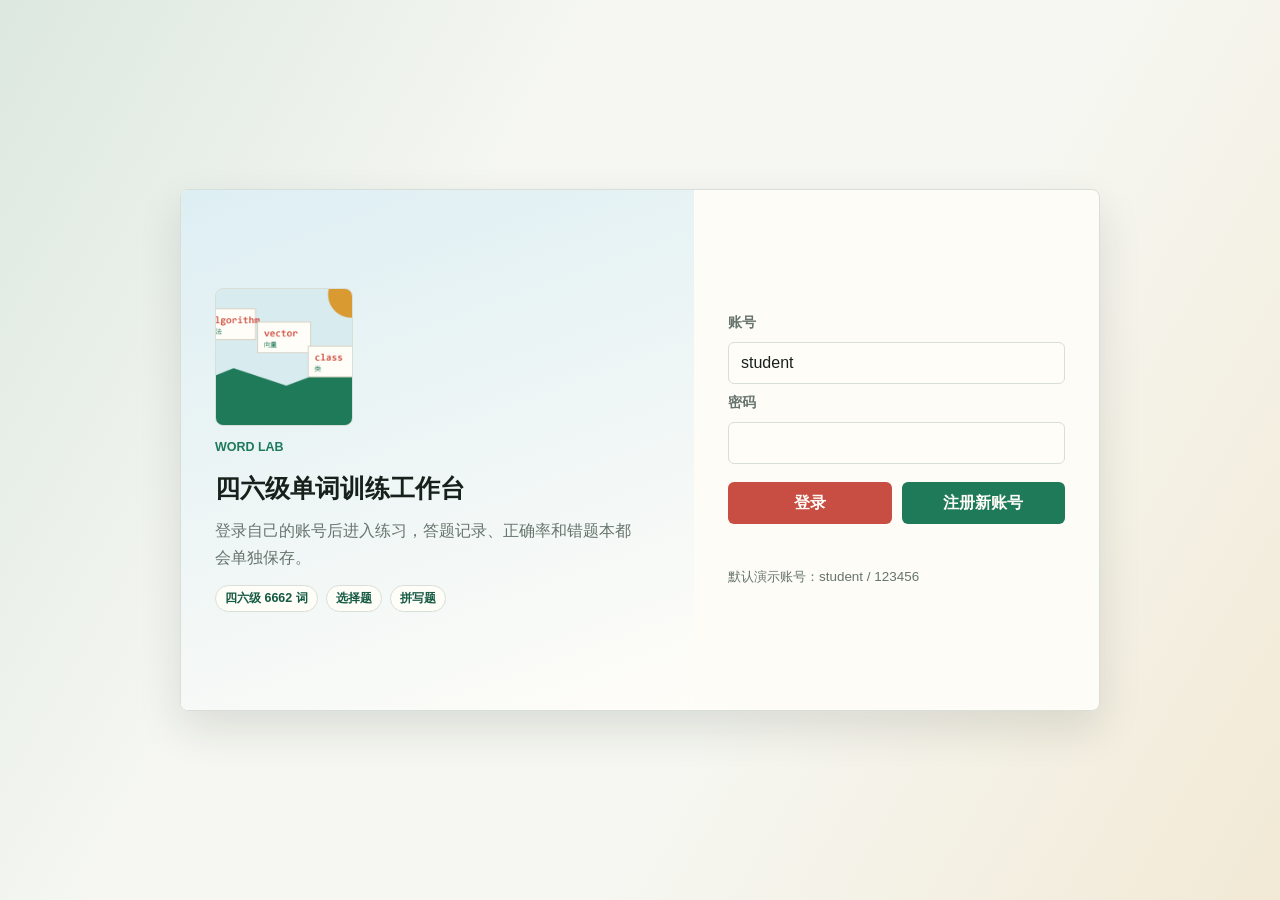
<file: index.html>
<!doctype html>
<html lang="zh-CN">
  <head>
    <meta charset="UTF-8" />
    <meta name="viewport" content="width=device-width, initial-scale=1.0" />
    <title>四六级单词训练工作台</title>
    <link rel="icon" href="assets/study-board.png" />
    <link rel="stylesheet" href="styles.css?v=20260619d" />
  </head>
  <body>
    <section class="auth-screen" id="authScreen" aria-label="账号登录">
      <div class="auth-card">
        <div class="auth-intro">
          <img class="auth-art" src="assets/study-board.png" alt="单词学习卡片" />
          <p class="eyebrow">Word Lab</p>
          <h1>四六级单词训练工作台</h1>
          <p class="auth-copy">登录自己的账号后进入练习，答题记录、正确率和错题本都会单独保存。</p>
          <div class="auth-facts">
            <span id="authWordCount">四六级词库</span>
            <span>选择题</span>
            <span>拼写题</span>
          </div>
        </div>

        <form class="auth-form" id="authForm">
          <label for="loginUsername">账号</label>
          <input id="loginUsername" name="username" maxlength="24" autocomplete="username" />

          <label for="loginPassword">密码</label>
          <input id="loginPassword" name="password" type="password" maxlength="32" autocomplete="current-password" />

          <div class="auth-actions">
            <button class="primary-button" type="submit" data-auth-action="login">登录</button>
            <button class="secondary-button" type="submit" data-auth-action="register">注册新账号</button>
          </div>

          <p class="auth-message" id="authMessage" aria-live="polite"></p>
          <p class="auth-tip">默认演示账号：student / 123456</p>
        </form>
      </div>
    </section>

    <div class="app-shell hidden" id="appShell">
      <aside class="side-panel" aria-label="学习概览">
        <div class="brand">
          <img class="brand-art" src="assets/study-board.png" alt="单词学习卡片" />
          <div>
            <p class="eyebrow">Word Lab</p>
            <h1>四六级单词训练工作台</h1>
          </div>
        </div>

        <section class="account-card" aria-label="当前账号">
          <div>
            <small>当前账号</small>
            <strong id="currentUser">student</strong>
          </div>
          <button class="ghost-button" id="logoutBtn" type="button">退出</button>
        </section>

        <section class="companion-card" aria-label="伴学桌宠">
          <div class="pet-avatar" id="petAvatar" aria-hidden="true">
            <img class="pet-shadow" id="petShadow" src="assets/aimee_pet_shadow.png" alt="" />
            <img class="pet-sprite" id="petSprite" src="assets/aimee_pet_hd.png" alt="" />
          </div>
          <div class="pet-copy">
            <small>伴学桌宠</small>
            <strong id="petMoodText">沉睡中</strong>
            <p id="petBubbleText">查词和答题都会叫醒我。</p>
          </div>
          <div class="companion-actions">
            <button class="ghost-button" id="petReminderBtn" type="button">提醒复习</button>
            <button class="ghost-button" id="petStyleBtn" type="button">换外观</button>
            <button class="ghost-button" id="petAiSettingsBtn" type="button">AI设置</button>
          </div>
        </section>

        <nav class="app-nav" aria-label="功能页面">
          <a class="nav-link active" href="#practice" data-page="practice" aria-current="page">练习</a>
          <a class="nav-link" href="#search" data-page="search">查词</a>
          <a class="nav-link" href="#add" data-page="add">添加单词</a>
          <a class="nav-link" href="#words" data-page="words">词库</a>
          <a class="nav-link" href="#stats" data-page="stats">统计与错题</a>
        </nav>

        <section class="panel-block" aria-label="词库筛选">
          <div class="section-title">
            <h2>词库范围</h2>
            <span id="levelBadge">全部</span>
          </div>
          <div class="level-tabs" role="tablist" aria-label="词库范围">
            <button class="level-btn active" type="button" data-level="all">全部</button>
            <button class="level-btn" type="button" data-level="CET4">四级</button>
            <button class="level-btn" type="button" data-level="CET6">六级</button>
            <button class="level-btn" type="button" data-level="custom">自定义</button>
          </div>
        </section>

        <section class="panel-block goal-card" aria-label="今日目标">
          <div class="section-title">
            <h2>今日目标</h2>
            <span id="goalText">0 / 30</span>
          </div>
          <input id="dailyGoalInput" type="number" min="5" max="200" step="5" value="30" aria-label="今日目标题数" />
          <div class="goal-meter" aria-hidden="true">
            <span id="goalProgress"></span>
          </div>
        </section>
      </aside>

      <main class="workspace">
        <header class="workspace-hero">
          <p class="eyebrow" id="pageEyebrow">Practice</p>
          <h2 id="pageTitle">练习</h2>
          <p id="pageDescription">选择题、拼写题和混合练习都在这个页面完成。</p>
        </header>

        <section class="practice-panel app-page active" data-page="practice" aria-label="练习区">
          <div class="toolbar">
            <div class="segmented" role="tablist" aria-label="练习模式">
              <button class="mode-btn active" type="button" data-mode="choice">选择题</button>
              <button class="mode-btn" type="button" data-mode="spelling">拼写题</button>
              <button class="mode-btn" type="button" data-mode="mixed">混合</button>
            </div>
            <div class="practice-actions">
              <button class="ghost-button" id="speakBtn" type="button">朗读</button>
              <button class="ghost-button" id="markReviewBtn" type="button">加入复习</button>
              <button class="primary-button" id="nextBtn" type="button">下一题</button>
            </div>
          </div>

          <section class="study-plan" aria-label="学习规划">
            <div class="plan-main">
              <small>学习规划</small>
              <strong id="planHeadline">先完成今日目标，再补查词计划。</strong>
              <p id="planDetail">系统会根据到期复习、查过的词、错题和今日目标自动推荐练习顺序。</p>
            </div>
            <div class="plan-metrics" aria-label="规划数据">
              <div>
                <span id="planDueCount">0</span>
                <small>到期</small>
              </div>
              <div>
                <span id="planLookupCount">0</span>
                <small>查词</small>
              </div>
              <div>
                <span id="planWrongCount">0</span>
                <small>错题</small>
              </div>
              <div>
                <span id="planNewCount">30</span>
                <small>还差</small>
              </div>
            </div>
            <div class="plan-actions">
              <button class="ghost-button" id="planDueBtn" type="button">练到期词</button>
              <button class="ghost-button" id="planLookupBtn" type="button">练查词计划</button>
              <button class="ghost-button" id="planWrongBtn" type="button">练错题</button>
            </div>
          </section>

          <div class="question-stage" id="questionStage">
            <p class="question-type" id="questionType">选择题</p>
            <h2 id="questionText">abandon</h2>
            <p class="question-hint" id="questionHint">选择这个单词的中文意思</p>
            <p class="question-meta" id="questionMeta"></p>
            <div class="answer-area" id="answerArea"></div>
            <div class="result-line" id="resultLine" aria-live="polite"></div>
          </div>
        </section>

        <section class="tool-panel app-page" data-page="search" aria-label="查词">
          <div class="section-title">
            <h2>查词</h2>
            <span id="searchBadge">支持英文和中文</span>
          </div>
          <form id="searchForm" class="search-form">
            <input id="searchInput" placeholder="输入英文单词或中文释义" autocomplete="off" />
            <button class="secondary-button" type="submit">查询</button>
          </form>
          <div class="plan-strip" aria-label="查词规划">
            <div>
              <strong id="lookupPlanCount">0</strong>
              <small>查词计划</small>
            </div>
            <button class="ghost-button" id="practiceLookupBtn" type="button">练查过的词</button>
          </div>
          <div class="search-result" id="searchResult"></div>
        </section>

        <section class="tool-panel app-page" data-page="add" aria-label="添加单词">
          <div class="section-title">
            <h2>添加单词</h2>
            <span id="saveState">自动保存</span>
          </div>
          <form id="addWordForm" class="add-form">
            <input id="newWord" placeholder="英文" autocomplete="off" />
            <input id="newMeaning" placeholder="中文意思" autocomplete="off" />
            <input id="newExample" placeholder="短语或例句，可不填" autocomplete="off" />
            <button class="secondary-button" type="submit">加入自定义词库</button>
          </form>
        </section>

        <section class="word-panel app-page" data-page="words" aria-label="词库列表">
          <div class="section-title">
            <h2>词库</h2>
            <button class="ghost-button" id="clearCustomBtn" type="button">清空自定义</button>
          </div>
          <p class="word-list-info" id="wordListInfo"></p>
          <div class="word-list" id="wordList"></div>
        </section>

        <section class="stats-page app-page" data-page="stats" aria-label="统计与错题">
          <div class="stats-grid" aria-label="学习统计">
            <div>
              <span id="totalAnswered">0</span>
              <small>答题</small>
            </div>
            <div>
              <span id="accuracy">0%</span>
              <small>正确率</small>
            </div>
            <div>
              <span id="wrongCount">0</span>
              <small>错题</small>
            </div>
            <div>
              <span id="wordCount">0</span>
              <small>当前词库</small>
            </div>
          </div>

          <section class="panel-block">
            <div class="section-title">
              <h2>今日报告</h2>
              <span id="todayLabel"></span>
            </div>
            <div class="report-grid">
              <div>
                <span id="todayAnswered">0</span>
                <small>今日答题</small>
              </div>
              <div>
                <span id="todayAccuracy">0%</span>
                <small>今日正确率</small>
              </div>
              <div>
                <span id="dueReviewCount">0</span>
                <small>待复习</small>
              </div>
              <div>
                <span id="markedReviewCount">0</span>
                <small>手动加入</small>
              </div>
              <div>
                <span id="lookupCount">0</span>
                <small>查词计划</small>
              </div>
            </div>
          </section>

          <section class="panel-block">
            <div class="section-title">
              <h2>错题排行</h2>
              <div class="section-actions">
                <button class="ghost-button" id="reviewDueBtn" type="button">到期复习</button>
                <button class="ghost-button" id="reviewWrongBtn" type="button">错题练习</button>
                <button class="ghost-button" id="reviewLookupBtn" type="button">查词计划</button>
              </div>
            </div>
            <div class="wrong-list" id="wrongList"></div>
          </section>
        </section>
      </main>
    </div>

    <div class="floating-pet hidden" id="floatingPet" role="button" tabindex="0" aria-label="伴学桌宠">
      <div class="floating-pet-bubble" id="floatingPetBubble">查词和答题都会叫醒我。</div>
      <div class="floating-pet-stage" id="floatingPetStage" aria-hidden="true">
        <img class="floating-pet-shadow" id="floatingPetShadow" src="assets/aimee_pet_shadow.png" alt="" />
        <img class="floating-pet-sprite" id="floatingPetSprite" src="assets/aimee_pet_hd.png" alt="" />
      </div>
    </div>

    <div class="modal-backdrop hidden" id="aiSettingsModal" role="dialog" aria-modal="true" aria-labelledby="aiSettingsTitle">
      <form class="settings-modal" id="aiSettingsForm">
        <div class="section-title">
          <h2 id="aiSettingsTitle">网页宠 AI 闲聊</h2>
          <button class="ghost-button icon-close" id="aiSettingsCloseBtn" type="button" aria-label="关闭">×</button>
        </div>
        <label class="toggle-row">
          <input id="aiEnabled" type="checkbox" />
          <span>开启网页宠独立 AI 闲聊</span>
        </label>
        <label for="aiEndpoint">API Endpoint</label>
        <input id="aiEndpoint" autocomplete="off" placeholder="https://api.deepseek.com/v1/chat/completions" />
        <label for="aiModel">Model</label>
        <input id="aiModel" autocomplete="off" placeholder="deepseek-chat" />
        <label for="aiApiKey">API Key</label>
        <input id="aiApiKey" type="password" autocomplete="off" placeholder="只保存在本机浏览器" />
        <p class="settings-hint" id="aiSettingsHint">开启后，网页宠会根据当前页面、题目和学习计划随机说话。</p>
        <div class="settings-actions">
          <button class="secondary-button" id="aiTestBtn" type="button">测试</button>
          <button class="primary-button" type="submit">保存</button>
        </div>
      </form>
    </div>

    <script src="data/cet-vocab.js"></script>
    <script src="app.js?v=20260619d"></script>
  </body>
</html>
</file>
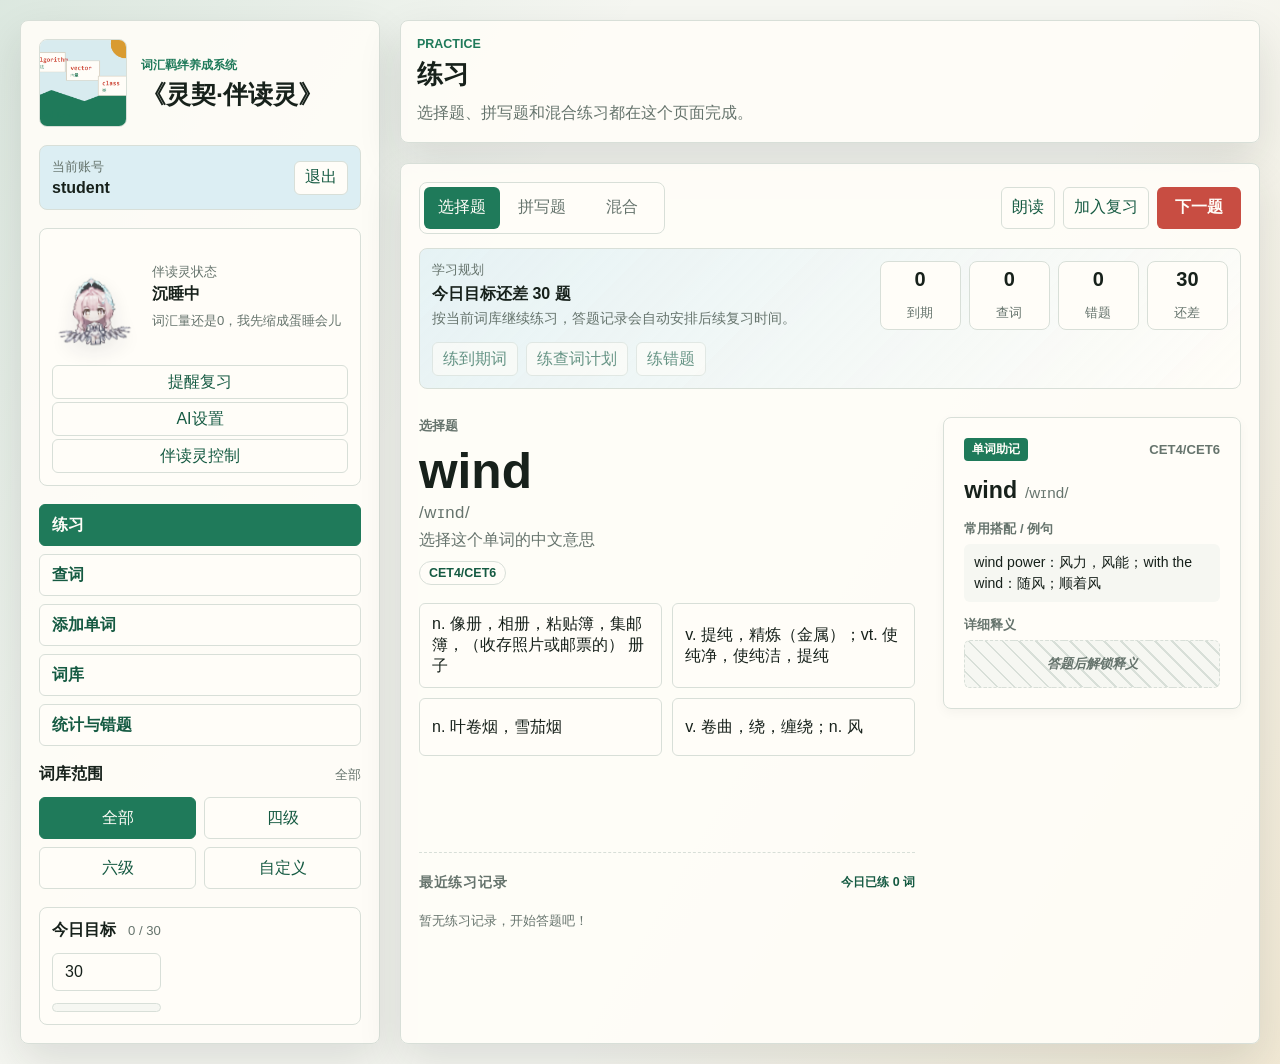
<file: web/index.html>
<!doctype html>
<html lang="zh-CN">
  <head>
    <meta charset="UTF-8" />
    <meta name="viewport" content="width=device-width, initial-scale=1.0" />
    <title>《灵契·伴读灵》--词汇羁绊养成系统</title>
    <link rel="icon" href="assets/study-board.png" />
    <link rel="stylesheet" href="styles.css?v=20260620_cache_bust_b" />
  </head>
  <body>
    <section class="auth-screen" id="authScreen" aria-label="账号登录">
      <div class="auth-card">
        <div class="auth-intro">
          <img class="auth-art" src="assets/study-board.png" alt="单词学习卡片" />
          <p class="eyebrow">C++ Word Trainer</p>
          <h1>《灵契·伴读灵》--词汇羁绊养成系统</h1>
          <p class="auth-copy">登录自己的账号后进入练习，答题记录、正确率和错题本都会单独保存，并同步给桌面伴读灵。</p>
          <div class="auth-facts">
            <span id="authWordCount">四六级词库</span>
            <span>选择题</span>
            <span>拼写题</span>
          </div>
        </div>

        <form class="auth-form" id="authForm">
          <label for="loginUsername">账号</label>
          <input id="loginUsername" name="username" maxlength="24" autocomplete="username" />

          <label for="loginPassword">密码</label>
          <input id="loginPassword" name="password" type="password" maxlength="32" autocomplete="current-password" />

          <div class="auth-actions">
            <button class="primary-button" type="submit" data-auth-action="login">登录</button>
            <button class="secondary-button" type="submit" data-auth-action="register">注册新账号</button>
          </div>

          <p class="auth-message" id="authMessage" aria-live="polite"></p>
          <p class="auth-tip">默认演示账号：student / 123456</p>
        </form>
      </div>
    </section>

    <div class="app-shell hidden" id="appShell">
      <aside class="side-panel" aria-label="学习概览">
        <div class="brand">
          <img class="brand-art" src="assets/study-board.png" alt="单词学习卡片" />
          <div>
            <p class="eyebrow">词汇羁绊养成系统</p>
            <h1>《灵契·伴读灵》</h1>
          </div>
        </div>

        <section class="account-card" aria-label="当前账号">
          <div>
            <small>当前账号</small>
            <strong id="currentUser">student</strong>
          </div>
          <button class="ghost-button" id="logoutBtn" type="button">退出</button>
        </section>

        <section class="companion-card" aria-label="伴读灵状态">
          <div class="pet-avatar" id="petAvatar">
            <img src="assets/aimee_pet_hd.png" alt="Pet Avatar" id="petSprite" class="pet-sprite" />
          </div>
          <div class="pet-copy">
            <small>伴读灵状态</small>
            <strong id="petMoodText">内置连接中</strong>
            <p id="petBubbleText">学习动作会同步给桌面伴读灵。</p>
          </div>
          <div class="companion-actions">
            <button class="ghost-button" id="petReminderBtn" type="button">提醒复习</button>
            <button class="ghost-button" id="petAiSettingsBtn" type="button">AI设置</button>
            <button class="ghost-button" id="petControlBtn" type="button">伴读灵控制</button>
          </div>
        </section>

        <nav class="app-nav" aria-label="功能页面">
          <a class="nav-link active" href="#practice" data-page="practice" aria-current="page">练习</a>
          <a class="nav-link" href="#search" data-page="search">查词</a>
          <a class="nav-link" href="#add" data-page="add">添加单词</a>
          <a class="nav-link" href="#words" data-page="words">词库</a>
          <a class="nav-link" href="#stats" data-page="stats">统计与错题</a>
        </nav>

        <section class="panel-block" aria-label="词库筛选">
          <div class="section-title">
            <h2>词库范围</h2>
            <span id="levelBadge">全部</span>
          </div>
          <div class="level-tabs" role="tablist" aria-label="词库范围">
            <button class="level-btn active" type="button" data-level="all">全部</button>
            <button class="level-btn" type="button" data-level="CET4">四级</button>
            <button class="level-btn" type="button" data-level="CET6">六级</button>
            <button class="level-btn" type="button" data-level="custom">自定义</button>
          </div>
        </section>

        <section class="panel-block goal-card" aria-label="今日目标">
          <div class="section-title">
            <h2>今日目标</h2>
            <span id="goalText">0 / 30</span>
          </div>
          <input id="dailyGoalInput" type="number" min="5" max="200" step="5" value="30" aria-label="今日目标题数" />
          <div class="goal-meter" aria-hidden="true">
            <span id="goalProgress"></span>
          </div>
        </section>
      </aside>

      <main class="workspace">
        <header class="workspace-hero">
          <p class="eyebrow" id="pageEyebrow">Practice</p>
          <h2 id="pageTitle">练习</h2>
          <p id="pageDescription">选择题、拼写题和混合练习都在这个页面完成。</p>
        </header>

        <section class="practice-panel app-page active" data-page="practice" aria-label="练习区">
          <div class="toolbar">
            <div class="segmented" role="tablist" aria-label="练习模式">
              <button class="mode-btn active" type="button" data-mode="choice">选择题</button>
              <button class="mode-btn" type="button" data-mode="spelling">拼写题</button>
              <button class="mode-btn" type="button" data-mode="mixed">混合</button>
            </div>
            <div class="practice-actions">
              <button class="ghost-button" id="speakBtn" type="button">朗读</button>
              <button class="ghost-button" id="markReviewBtn" type="button">加入复习</button>
              <button class="primary-button" id="nextBtn" type="button">下一题</button>
            </div>
          </div>

          <section class="study-plan" aria-label="学习规划">
            <div class="plan-main">
              <small>学习规划</small>
              <strong id="planHeadline">先完成今日目标，再补查词计划。</strong>
              <p id="planDetail">系统会根据到期复习、查过的词、错题和今日目标自动推荐练习顺序。</p>
            </div>
            <div class="plan-metrics" aria-label="规划数据">
              <div>
                <span id="planDueCount">0</span>
                <small>到期</small>
              </div>
              <div>
                <span id="planLookupCount">0</span>
                <small>查词</small>
              </div>
              <div>
                <span id="planWrongCount">0</span>
                <small>错题</small>
              </div>
              <div>
                <span id="planNewCount">30</span>
                <small>还差</small>
              </div>
            </div>
            <div class="plan-actions">
              <button class="ghost-button" id="planDueBtn" type="button">练到期词</button>
              <button class="ghost-button" id="planLookupBtn" type="button">练查词计划</button>
              <button class="ghost-button" id="planWrongBtn" type="button">练错题</button>
            </div>
          </section>

          <div class="question-stage" id="questionStage">
            <div class="question-main">
              <p class="question-type" id="questionType">选择题</p>
              <h2 id="questionText">abandon</h2>
              <p class="question-phonetic" id="questionPhonetic"></p>
              <p class="question-hint" id="questionHint">选择这个单词的中文意思</p>
              <p class="question-meta" id="questionMeta"></p>
              <div class="answer-area" id="answerArea"></div>
              <div class="result-line" id="resultLine" aria-live="polite"></div>
            </div>

            <div class="question-sidebar" id="questionSidebar">
              <div class="tip-card">
                <div class="tip-card-header">
                  <span class="tip-badge">单词助记</span>
                  <span class="tip-word-level" id="tipWordLevel">CET4</span>
                </div>
                <h3 class="tip-word-spelling">
                  <span id="tipWordSpelling">abandon</span>
                  <span class="tip-word-phonetic" id="tipWordPhonetic"></span>
                </h3>
                
                <div class="tip-content">
                  <div class="tip-section">
                    <h4>常用搭配 / 例句</h4>
                    <p class="tip-text" id="tipWordExample">暂无常用搭配</p>
                  </div>
                  <div class="tip-section">
                    <h4>详细释义</h4>
                    <p class="tip-text locked" id="tipWordMeaning">答题后解锁释义</p>
                  </div>
                </div>
              </div>
          </div>

          <div class="recent-practice" id="recentPracticeSection">
            <div class="section-title">
              <h3>最近练习记录</h3>
              <span id="recentCountBadge">今日已练 0 词</span>
            </div>
            <div class="recent-list" id="recentPracticeList">
              <p class="empty-hint">暂无练习记录，开始答题吧！</p>
            </div>
          </div>
        </section>

        <section class="tool-panel app-page" data-page="search" aria-label="查词">
          <div class="section-title">
            <h2>查词</h2>
            <span id="searchBadge">支持英文和中文</span>
          </div>
          <form id="searchForm" class="search-form">
            <input id="searchInput" placeholder="输入英文单词或中文释义" autocomplete="off" />
            <button class="secondary-button" type="submit">查询</button>
          </form>
          <div class="plan-strip" aria-label="查词规划">
            <div>
              <strong id="lookupPlanCount">0</strong>
              <small>查词计划</small>
            </div>
            <button class="ghost-button" id="practiceLookupBtn" type="button">练查过的词</button>
          </div>
          <div class="search-result" id="searchResult"></div>
        </section>

        <section class="tool-panel app-page" data-page="add" aria-label="添加单词">
          <div class="section-title">
            <h2>添加单词</h2>
            <span id="saveState">自动保存</span>
          </div>
          <form id="addWordForm" class="add-form">
            <input id="newWord" placeholder="英文" autocomplete="off" />
            <input id="newMeaning" placeholder="中文意思" autocomplete="off" />
            <input id="newExample" placeholder="短语或例句，可不填" autocomplete="off" />
            <button class="secondary-button" type="submit">加入自定义词库</button>
          </form>
        </section>

        <section class="word-panel app-page" data-page="words" aria-label="词库列表">
          <div class="section-title">
            <h2>词库</h2>
            <button class="ghost-button" id="clearCustomBtn" type="button">清空自定义</button>
          </div>
          <p class="word-list-info" id="wordListInfo"></p>
          <div class="word-list" id="wordList"></div>
        </section>

        <section class="stats-page app-page" data-page="stats" aria-label="统计与错题">
          <div class="stats-grid" aria-label="学习统计">
            <div>
              <span id="totalAnswered">0</span>
              <small>答题</small>
            </div>
            <div>
              <span id="accuracy">0%</span>
              <small>正确率</small>
            </div>
            <div>
              <span id="wrongCount">0</span>
              <small>错题</small>
            </div>
            <div>
              <span id="wordCount">0</span>
              <small>当前词库</small>
            </div>
          </div>

          <section class="panel-block">
            <div class="section-title">
              <h2>今日报告</h2>
              <span id="todayLabel"></span>
            </div>
            <div class="report-grid">
              <div>
                <span id="todayAnswered">0</span>
                <small>今日答题</small>
              </div>
              <div>
                <span id="todayAccuracy">0%</span>
                <small>今日正确率</small>
              </div>
              <div>
                <span id="dueReviewCount">0</span>
                <small>待复习</small>
              </div>
              <div>
                <span id="markedReviewCount">0</span>
                <small>手动加入</small>
              </div>
              <div>
                <span id="lookupCount">0</span>
                <small>查词计划</small>
              </div>
            </div>
          </section>

          <section class="panel-block">
            <div class="section-title">
              <h2>错题排行</h2>
              <div class="section-actions">
                <button class="ghost-button" id="reviewDueBtn" type="button">到期复习</button>
                <button class="ghost-button" id="reviewWrongBtn" type="button">错题练习</button>
                <button class="ghost-button" id="reviewLookupBtn" type="button">查词计划</button>
              </div>
            </div>
            <div class="wrong-list" id="wrongList"></div>
          </section>
        </section>
      </main>
    </div>

    <div class="modal-backdrop hidden" id="aiSettingsModal" role="dialog" aria-modal="true" aria-labelledby="aiSettingsTitle">
      <form class="settings-modal" id="aiSettingsForm">
        <div class="section-title">
          <h2 id="aiSettingsTitle">AI 学习提示</h2>
          <button class="ghost-button icon-close" id="aiSettingsCloseBtn" type="button" aria-label="关闭">×</button>
        </div>
        <label class="toggle-row">
          <input id="aiEnabled" type="checkbox" />
          <span>开启学习界面 AI 提示</span>
        </label>
        <label for="aiEndpoint">API Endpoint</label>
        <input id="aiEndpoint" autocomplete="off" placeholder="https://api.deepseek.com/v1/chat/completions" />
        <label for="aiModel">Model</label>
        <input id="aiModel" autocomplete="off" placeholder="deepseek-chat" />
        <label for="aiApiKey">API Key</label>
        <input id="aiApiKey" type="password" autocomplete="off" placeholder="只保存在本机浏览器" />
        <p class="settings-hint" id="aiSettingsHint">开启后，学习界面会根据当前页面、题目和学习计划生成提示。</p>
        <div class="settings-actions">
          <button class="secondary-button" id="aiTestBtn" type="button">测试</button>
          <button class="primary-button" type="submit">保存</button>
        </div>
      </form>
    </div>

    <div class="modal-backdrop hidden" id="petControlModal" role="dialog" aria-modal="true" aria-labelledby="petControlTitle">
      <div class="settings-modal" style="max-width: 400px;">
        <div class="section-title">
          <h2 id="petControlTitle">伴读灵控制</h2>
          <button class="ghost-button icon-close" id="petControlCloseBtn" type="button" aria-label="关闭">×</button>
        </div>
        
        <label>切换心情</label>
        <div class="segmented" style="margin-bottom: 16px;">
          <button class="ghost-button" type="button" data-pet-cmd="mood_idle">普通</button>
          <button class="ghost-button" type="button" data-pet-cmd="mood_happy">开心</button>
          <button class="ghost-button" type="button" data-pet-cmd="mood_sleepy">困困</button>
          <button class="ghost-button" type="button" data-pet-cmd="mood_surprised">惊讶</button>
        </div>

        <label>切换外观</label>
        <div class="segmented" style="margin-bottom: 16px;">
          <button class="ghost-button" type="button" data-pet-cmd="style_default">团子</button>
          <button class="ghost-button" type="button" data-pet-cmd="style_aimee">爱弥斯</button>
          <button class="ghost-button" type="button" data-pet-cmd="style_nailong">奶龙</button>
        </div>

        <label>窗口与系统</label>
        <div class="settings-actions" style="justify-content: flex-start; gap: 8px; flex-wrap: wrap;">
          <button class="ghost-button" type="button" data-pet-cmd="pin_bottom">贴到右下角</button>
          <button class="ghost-button" type="button" data-pet-cmd="snap_window">跟随活动窗口</button>
          <button class="ghost-button" type="button" data-pet-cmd="clean_memory">清理内存</button>
          <button class="ghost-button" style="color: #ff4d4f;" type="button" data-pet-cmd="exit">退出程序</button>
        </div>
      </div>
    </div>

    <script src="data/cet-vocab.js"></script>
    <script src="data/phonetics.js"></script>
    <script src="app.js?v=20260620d"></script>
  </body>
</html>
</file>
<file: styles.css>
:root {
  --paper: #f6f7f2;
  --ink: #17211b;
  --muted: #66746d;
  --line: #d8dfd8;
  --leaf: #1f7a5a;
  --leaf-dark: #155a42;
  --coral: #c84d42;
  --sun: #d99b31;
  --sky: #dceef3;
  --white: #fffdf8;
  --shadow: 0 18px 44px rgba(23, 33, 27, 0.12);
}

* {
  box-sizing: border-box;
}

body {
  min-height: 100vh;
  margin: 0;
  color: var(--ink);
  font-family: "Trebuchet MS", "Microsoft YaHei", sans-serif;
  background:
    linear-gradient(120deg, rgba(31, 122, 90, 0.12), transparent 34%),
    linear-gradient(300deg, rgba(217, 155, 49, 0.15), transparent 38%),
    var(--paper);
}

button,
input {
  font: inherit;
}

button {
  border: 0;
  cursor: pointer;
}

button:disabled {
  cursor: not-allowed;
  opacity: 0.62;
}

.hidden {
  display: none !important;
}

.auth-screen {
  display: grid;
  min-height: 100vh;
  place-items: center;
  padding: 24px;
}

.auth-card {
  display: grid;
  grid-template-columns: minmax(260px, 0.95fr) minmax(280px, 0.75fr);
  width: min(920px, 100%);
  overflow: hidden;
  border: 1px solid var(--line);
  border-radius: 8px;
  background: rgba(255, 253, 248, 0.94);
  box-shadow: var(--shadow);
}

.auth-intro {
  display: grid;
  align-content: center;
  gap: 14px;
  min-height: 520px;
  padding: 34px;
  background:
    linear-gradient(160deg, rgba(220, 238, 243, 0.96), rgba(255, 253, 248, 0.82)),
    var(--white);
}

.auth-art {
  width: 138px;
  height: 138px;
  border: 1px solid var(--line);
  border-radius: 8px;
  object-fit: cover;
}

.auth-copy {
  max-width: 420px;
  margin-bottom: 0;
  color: var(--muted);
  line-height: 1.7;
}

.auth-facts {
  display: flex;
  flex-wrap: wrap;
  gap: 8px;
}

.auth-facts span,
.question-meta,
.word-row span {
  border: 1px solid var(--line);
  border-radius: 999px;
  padding: 4px 9px;
  color: var(--leaf-dark);
  background: var(--white);
  font-size: 0.78rem;
  font-weight: 700;
}

.auth-form {
  display: grid;
  align-content: center;
  gap: 10px;
  padding: 34px;
}

.auth-form label {
  color: var(--muted);
  font-size: 0.86rem;
  font-weight: 700;
}

.auth-actions {
  display: grid;
  grid-template-columns: 1fr 1fr;
  gap: 10px;
  margin-top: 8px;
}

.auth-message {
  min-height: 24px;
  margin-bottom: 0;
  font-weight: 700;
}

.auth-message.ok {
  color: var(--leaf-dark);
}

.auth-message.bad {
  color: var(--coral);
}

.auth-tip {
  margin-bottom: 0;
  color: var(--muted);
  font-size: 0.84rem;
}

.app-shell {
  display: grid;
  grid-template-columns: minmax(280px, 360px) minmax(0, 1fr);
  gap: 20px;
  min-height: 100vh;
  padding: 20px;
}

.side-panel,
.workspace-hero,
.practice-panel,
.tool-panel,
.word-panel,
.stats-page {
  border: 1px solid var(--line);
  border-radius: 8px;
  background: rgba(255, 253, 248, 0.9);
  box-shadow: var(--shadow);
}

.side-panel {
  display: flex;
  flex-direction: column;
  gap: 18px;
  padding: 18px;
}

.brand {
  display: grid;
  grid-template-columns: 88px minmax(0, 1fr);
  gap: 14px;
  align-items: center;
}

.brand-art {
  width: 88px;
  height: 88px;
  border: 1px solid var(--line);
  border-radius: 8px;
  object-fit: cover;
}

.eyebrow {
  margin: 0 0 6px;
  color: var(--leaf);
  font-size: 0.78rem;
  font-weight: 700;
  text-transform: uppercase;
}

h1,
h2,
p {
  margin-top: 0;
}

h1 {
  margin-bottom: 0;
  font-size: 1.55rem;
  line-height: 1.18;
}

h2 {
  margin-bottom: 0;
  font-size: 1rem;
}

.account-card,
.companion-card,
.goal-card {
  display: flex;
  align-items: center;
  justify-content: space-between;
  gap: 12px;
  padding: 12px;
  border: 1px solid var(--line);
  border-radius: 8px;
  background: var(--sky);
}

.companion-card,
.goal-card {
  display: grid;
  align-items: stretch;
  background: var(--white);
}

.companion-card {
  grid-template-columns: 88px minmax(0, 1fr);
  align-items: center;
}

.companion-card .companion-actions {
  grid-column: 1 / -1;
}

.pet-avatar {
  position: relative;
  width: 86px;
  height: 112px;
  align-self: end;
  border-radius: 8px;
  cursor: grab;
  overflow: visible;
  transform-origin: 50% 82%;
  transition: filter 180ms ease;
}

.pet-avatar:active {
  cursor: grabbing;
}

.pet-sprite,
.pet-shadow {
  position: absolute;
  left: 50%;
  pointer-events: none;
  user-select: none;
}

.pet-sprite {
  bottom: 10px;
  width: 92px;
  max-height: 108px;
  object-fit: contain;
  transform: translateX(-50%);
  transform-origin: 50% 82%;
  filter: drop-shadow(0 10px 14px rgba(23, 33, 27, 0.13));
}

.pet-shadow {
  bottom: 0;
  width: 78px;
  opacity: 0.52;
  transform: translateX(-50%);
}

.pet-avatar[data-style="nailong"] .pet-sprite {
  width: 96px;
}

.pet-avatar[data-mood="sleep"] .pet-sprite {
  filter: grayscale(0.25) saturate(0.8) drop-shadow(0 8px 12px rgba(23, 33, 27, 0.10));
  opacity: 0.86;
  transform: translateX(-50%) translateY(8px) scale(0.88) rotate(-4deg);
}

.pet-avatar[data-mood="hungry"] .pet-sprite,
.pet-avatar[data-mood="leave"] .pet-sprite {
  filter: sepia(0.25) saturate(1.1) drop-shadow(0 10px 14px rgba(200, 77, 66, 0.18));
}

.pet-avatar[data-action="idle"] .pet-sprite {
  animation: pet-breathe 2.4s ease-in-out infinite;
}

.pet-avatar[data-action="sleep"] .pet-sprite {
  animation: pet-sleep 2.8s ease-in-out infinite;
}

.pet-avatar[data-action="hop"] .pet-sprite {
  animation: pet-hop 720ms ease-out 1;
}

.pet-avatar[data-action="wave"] .pet-sprite {
  animation: pet-wave 900ms ease-in-out 1;
}

.pet-avatar[data-action="cheer"] .pet-sprite {
  animation: pet-cheer 860ms ease-in-out 1;
}

.pet-avatar[data-action="spin"] .pet-sprite {
  animation: pet-spin 980ms ease-in-out 1;
}

.pet-avatar[data-action="nod"] .pet-sprite {
  animation: pet-nod 820ms ease-in-out 1;
}

.pet-avatar[data-action="leave"] .pet-sprite {
  animation: pet-leave 1.3s ease-in-out 1;
}

.floating-pet {
  position: fixed;
  right: 24px;
  bottom: 24px;
  z-index: 20;
  width: 148px;
  height: 186px;
  cursor: grab;
  touch-action: none;
}

.floating-pet:active {
  cursor: grabbing;
}

.floating-pet-stage {
  position: absolute;
  left: 50%;
  bottom: 0;
  width: 128px;
  height: 150px;
  transform: translateX(-50%);
}

.floating-pet-sprite,
.floating-pet-shadow {
  position: absolute;
  left: 50%;
  pointer-events: none;
  user-select: none;
}

.floating-pet-sprite {
  bottom: 14px;
  width: 126px;
  max-height: 146px;
  object-fit: contain;
  transform: translateX(-50%);
  transform-origin: 50% 82%;
  filter: drop-shadow(0 16px 22px rgba(23, 33, 27, 0.16));
}

.floating-pet-shadow {
  bottom: 4px;
  width: 108px;
  opacity: 0.5;
  transform: translateX(-50%);
}

.floating-pet[data-style="nailong"] .floating-pet-sprite {
  width: 132px;
}

.floating-pet-bubble {
  position: absolute;
  left: 50%;
  bottom: 152px;
  width: 148px;
  min-height: 42px;
  padding: 9px 10px;
  border: 1px solid var(--line);
  border-radius: 8px;
  color: var(--ink);
  background: rgba(255, 253, 248, 0.96);
  box-shadow: 0 12px 28px rgba(23, 33, 27, 0.13);
  font-size: 0.82rem;
  line-height: 1.4;
  text-align: center;
  opacity: 0;
  pointer-events: none;
  transform: translateX(-50%) translateY(8px);
  transition: opacity 160ms ease, transform 160ms ease;
}

.floating-pet-bubble.active {
  opacity: 1;
  transform: translateX(-50%) translateY(0);
}

.floating-pet[data-mood="sleep"] .floating-pet-sprite {
  filter: grayscale(0.25) saturate(0.8) drop-shadow(0 12px 18px rgba(23, 33, 27, 0.12));
  opacity: 0.88;
  transform: translateX(-50%) translateY(10px) scale(0.88) rotate(-4deg);
}

.floating-pet[data-mood="hungry"] .floating-pet-sprite,
.floating-pet[data-mood="leave"] .floating-pet-sprite {
  filter: sepia(0.25) saturate(1.1) drop-shadow(0 16px 22px rgba(200, 77, 66, 0.20));
}

.floating-pet[data-action="idle"] .floating-pet-sprite {
  animation: floating-pet-breathe 2.4s ease-in-out infinite;
}

.floating-pet[data-action="sleep"] .floating-pet-sprite {
  animation: floating-pet-sleep 2.8s ease-in-out infinite;
}

.floating-pet[data-action="hop"] .floating-pet-sprite {
  animation: floating-pet-hop 720ms ease-out 1;
}

.floating-pet[data-action="wave"] .floating-pet-sprite {
  animation: floating-pet-wave 900ms ease-in-out 1;
}

.floating-pet[data-action="cheer"] .floating-pet-sprite {
  animation: floating-pet-cheer 860ms ease-in-out 1;
}

.floating-pet[data-action="spin"] .floating-pet-sprite {
  animation: floating-pet-spin 980ms ease-in-out 1;
}

.floating-pet[data-action="nod"] .floating-pet-sprite {
  animation: floating-pet-nod 820ms ease-in-out 1;
}

.floating-pet[data-action="leave"] .floating-pet-sprite {
  animation: floating-pet-leave 1.3s ease-in-out 1;
}

@keyframes floating-pet-breathe {
  0%, 100% {
    transform: translateX(-50%) translateY(0) scale(1);
  }

  50% {
    transform: translateX(-50%) translateY(-4px) scale(1.025, 0.985);
  }
}

@keyframes floating-pet-sleep {
  0%, 100% {
    transform: translateX(-50%) translateY(10px) scale(0.88) rotate(-4deg);
  }

  50% {
    transform: translateX(-50%) translateY(5px) scale(0.9) rotate(-2deg);
  }
}

@keyframes floating-pet-hop {
  0%, 100% {
    transform: translateX(-50%) translateY(0) scale(1);
  }

  45% {
    transform: translateX(-50%) translateY(-24px) scale(1.05, 0.96) rotate(4deg);
  }

  70% {
    transform: translateX(-50%) translateY(3px) scale(0.98, 1.04);
  }
}

@keyframes floating-pet-wave {
  0%, 100% {
    transform: translateX(-50%) rotate(0deg);
  }

  25% {
    transform: translateX(-50%) rotate(-7deg);
  }

  55% {
    transform: translateX(-50%) rotate(7deg);
  }

  80% {
    transform: translateX(-50%) rotate(-4deg);
  }
}

@keyframes floating-pet-cheer {
  0%, 100% {
    transform: translateX(-50%) translateY(0) scale(1);
  }

  35% {
    transform: translateX(-50%) translateY(-16px) scale(1.08);
  }

  65% {
    transform: translateX(-50%) translateY(-6px) scale(1.04) rotate(-5deg);
  }
}

@keyframes floating-pet-spin {
  0% {
    transform: translateX(-50%) rotate(0deg) scale(1);
  }

  100% {
    transform: translateX(-50%) rotate(360deg) scale(1.03);
  }
}

@keyframes floating-pet-nod {
  0%, 100% {
    transform: translateX(-50%) rotate(0deg);
  }

  35% {
    transform: translateX(-50%) rotate(5deg) translateY(4px);
  }

  70% {
    transform: translateX(-50%) rotate(-4deg) translateY(1px);
  }
}

@keyframes floating-pet-leave {
  0% {
    transform: translateX(-50%) translateX(0) rotate(0deg);
    opacity: 1;
  }

  55% {
    transform: translateX(-50%) translateX(24px) rotate(8deg);
    opacity: 0.88;
  }

  100% {
    transform: translateX(-50%) translateX(-8px) rotate(-5deg);
    opacity: 1;
  }
}

.pet-copy p {
  margin: 3px 0 0;
  color: var(--muted);
  font-size: 0.82rem;
  line-height: 1.45;
}

@keyframes pet-breathe {
  0%, 100% {
    transform: translateX(-50%) translateY(0) scale(1);
  }

  50% {
    transform: translateX(-50%) translateY(-3px) scale(1.025, 0.985);
  }
}

@keyframes pet-sleep {
  0%, 100% {
    transform: translateX(-50%) translateY(8px) scale(0.88) rotate(-4deg);
  }

  50% {
    transform: translateX(-50%) translateY(4px) scale(0.9) rotate(-2deg);
  }
}

@keyframes pet-hop {
  0%, 100% {
    transform: translateX(-50%) translateY(0) scale(1);
  }

  45% {
    transform: translateX(-50%) translateY(-18px) scale(1.05, 0.96) rotate(4deg);
  }

  70% {
    transform: translateX(-50%) translateY(2px) scale(0.98, 1.04);
  }
}

@keyframes pet-wave {
  0%, 100% {
    transform: translateX(-50%) rotate(0deg);
  }

  25% {
    transform: translateX(-50%) rotate(-7deg);
  }

  55% {
    transform: translateX(-50%) rotate(7deg);
  }

  80% {
    transform: translateX(-50%) rotate(-4deg);
  }
}

@keyframes pet-cheer {
  0%, 100% {
    transform: translateX(-50%) translateY(0) scale(1);
  }

  35% {
    transform: translateX(-50%) translateY(-12px) scale(1.08);
  }

  65% {
    transform: translateX(-50%) translateY(-5px) scale(1.04) rotate(-5deg);
  }
}

@keyframes pet-spin {
  0% {
    transform: translateX(-50%) rotate(0deg) scale(1);
  }

  100% {
    transform: translateX(-50%) rotate(360deg) scale(1.03);
  }
}

@keyframes pet-nod {
  0%, 100% {
    transform: translateX(-50%) rotate(0deg);
  }

  35% {
    transform: translateX(-50%) rotate(5deg) translateY(3px);
  }

  70% {
    transform: translateX(-50%) rotate(-4deg) translateY(1px);
  }
}

@keyframes pet-leave {
  0% {
    transform: translateX(-50%) translateX(0) rotate(0deg);
    opacity: 1;
  }

  55% {
    transform: translateX(-50%) translateX(18px) rotate(8deg);
    opacity: 0.88;
  }

  100% {
    transform: translateX(-50%) translateX(-8px) rotate(-5deg);
    opacity: 1;
  }
}

.account-card div,
.companion-card div {
  display: grid;
  gap: 3px;
}

.account-card small,
.companion-card small,
.section-title span,
.stats-grid small,
.report-grid small,
.question-type,
.word-list-info {
  color: var(--muted);
  font-size: 0.82rem;
}

.account-card strong,
.companion-card strong {
  overflow-wrap: anywhere;
}

.companion-actions,
.section-actions,
.practice-actions {
  display: flex;
  flex-wrap: wrap;
  gap: 8px;
}

.modal-backdrop {
  position: fixed;
  inset: 0;
  z-index: 40;
  display: grid;
  place-items: center;
  padding: 20px;
  background: rgba(23, 33, 27, 0.28);
}

.settings-modal {
  display: grid;
  gap: 10px;
  width: min(520px, 100%);
  padding: 18px;
  border: 1px solid var(--line);
  border-radius: 8px;
  background: var(--white);
  box-shadow: var(--shadow);
}

.settings-modal label {
  color: var(--muted);
  font-size: 0.86rem;
  font-weight: 700;
}

.toggle-row {
  display: flex;
  align-items: center;
  gap: 10px;
  min-height: 38px;
  color: var(--ink) !important;
}

.toggle-row input {
  width: 18px;
  min-height: 18px;
}

.settings-hint {
  min-height: 24px;
  margin-bottom: 0;
  color: var(--muted);
  line-height: 1.5;
}

.settings-hint.ok {
  color: var(--leaf-dark);
  font-weight: 700;
}

.settings-hint.bad {
  color: var(--coral);
  font-weight: 700;
}

.settings-actions {
  display: flex;
  justify-content: flex-end;
  gap: 10px;
}

.icon-close {
  width: 34px;
  padding: 0;
  font-size: 1.1rem;
}

.goal-card input {
  min-height: 38px;
}

.goal-meter {
  height: 9px;
  overflow: hidden;
  border: 1px solid var(--line);
  border-radius: 999px;
  background: var(--paper);
}

.goal-meter span {
  display: block;
  width: 0;
  height: 100%;
  border-radius: inherit;
  background: linear-gradient(90deg, var(--leaf), var(--sun));
  transition: width 180ms ease;
}

.app-nav {
  display: grid;
  gap: 8px;
}

.nav-link {
  display: flex;
  align-items: center;
  min-height: 42px;
  padding: 0 12px;
  border: 1px solid var(--line);
  border-radius: 6px;
  color: var(--leaf-dark);
  background: var(--white);
  font-weight: 800;
  text-decoration: none;
  transition: transform 160ms ease, background 160ms ease, border-color 160ms ease;
}

.nav-link.active {
  border-color: var(--leaf);
  color: var(--white);
  background: var(--leaf);
}

input {
  width: 100%;
  min-height: 42px;
  padding: 0 12px;
  border: 1px solid var(--line);
  border-radius: 6px;
  color: var(--ink);
  background: var(--white);
  outline: none;
}

input:focus {
  border-color: var(--leaf);
  box-shadow: 0 0 0 3px rgba(31, 122, 90, 0.16);
}

.primary-button,
.secondary-button,
.ghost-button,
.mode-btn,
.level-btn,
.choice-button {
  min-height: 42px;
  border-radius: 6px;
  transition: transform 160ms ease, background 160ms ease, border-color 160ms ease;
}

.primary-button {
  padding: 0 18px;
  color: var(--white);
  background: var(--coral);
  font-weight: 700;
}

.secondary-button {
  padding: 0 14px;
  color: var(--white);
  background: var(--leaf);
  font-weight: 700;
}

.ghost-button {
  min-height: 34px;
  padding: 0 10px;
  border: 1px solid var(--line);
  color: var(--leaf-dark);
  background: var(--white);
}

.primary-button:not(:disabled):hover,
.secondary-button:not(:disabled):hover,
.ghost-button:not(:disabled):hover,
.choice-button:not(:disabled):hover,
.nav-link:hover {
  transform: translateY(-1px);
}

.panel-block {
  display: grid;
  gap: 12px;
}

.section-title {
  display: flex;
  align-items: center;
  justify-content: space-between;
  gap: 12px;
}

.level-tabs {
  display: grid;
  grid-template-columns: repeat(2, minmax(0, 1fr));
  gap: 8px;
}

.level-btn {
  border: 1px solid var(--line);
  color: var(--leaf-dark);
  background: var(--white);
}

.level-btn.active {
  border-color: var(--leaf);
  color: var(--white);
  background: var(--leaf);
}

.stats-grid,
.report-grid {
  display: grid;
  grid-template-columns: repeat(2, minmax(0, 1fr));
  gap: 10px;
}

.stats-grid div,
.report-grid div {
  min-height: 74px;
  padding: 12px;
  border: 1px solid var(--line);
  border-radius: 8px;
  background: var(--sky);
}

.stats-grid span,
.report-grid span {
  display: block;
  margin-bottom: 4px;
  font-size: 1.55rem;
  font-weight: 800;
}

.wrong-list,
.word-list {
  display: grid;
  gap: 8px;
}

.wrong-item,
.word-item,
.search-item {
  display: grid;
  gap: 4px;
  padding: 10px;
  border: 1px solid var(--line);
  border-radius: 8px;
  background: var(--white);
}

.wrong-item strong,
.word-item strong,
.search-item strong {
  overflow-wrap: anywhere;
}

.wrong-item small,
.word-item small,
.search-item span,
.search-item small,
.search-result {
  color: var(--muted);
  line-height: 1.5;
}

.word-actions {
  display: flex;
  justify-content: flex-start;
  gap: 8px;
  margin-top: 4px;
}

.word-actions .ghost-button {
  min-height: 30px;
}

.plan-strip {
  display: flex;
  align-items: center;
  justify-content: space-between;
  gap: 12px;
  margin-top: 12px;
  padding: 10px;
  border: 1px solid var(--line);
  border-radius: 8px;
  background: var(--sky);
}

.plan-strip div {
  display: grid;
  gap: 2px;
}

.plan-strip strong {
  font-size: 1.35rem;
}

.plan-strip small {
  color: var(--muted);
}

.workspace {
  display: grid;
  grid-template-rows: auto minmax(160px, 1fr);
  gap: 20px;
  min-height: 0;
}

.workspace-hero {
  padding: 16px;
}

.workspace-hero h2 {
  margin-bottom: 8px;
  font-size: 1.6rem;
}

.workspace-hero p:last-child {
  margin-bottom: 0;
  color: var(--muted);
  line-height: 1.6;
}

.app-page {
  display: none;
}

.app-page.active {
  display: block;
  animation: page-enter 180ms ease both;
}

@keyframes page-enter {
  from {
    opacity: 0;
    transform: translateY(6px);
  }

  to {
    opacity: 1;
    transform: translateY(0);
  }
}

.practice-panel {
  min-height: 360px;
  padding: 18px;
}

.toolbar {
  display: flex;
  align-items: center;
  justify-content: space-between;
  gap: 14px;
}

.study-plan {
  display: grid;
  grid-template-columns: minmax(220px, 1fr) minmax(260px, 0.8fr);
  gap: 12px;
  margin-top: 14px;
  padding: 12px;
  border: 1px solid var(--line);
  border-radius: 8px;
  background: linear-gradient(135deg, rgba(220, 238, 243, 0.72), rgba(255, 253, 248, 0.96));
}

.plan-main {
  display: grid;
  align-content: center;
  gap: 4px;
  min-width: 0;
}

.plan-main small,
.plan-metrics small {
  color: var(--muted);
}

.plan-main strong {
  font-size: 1rem;
  line-height: 1.35;
}

.plan-main p {
  margin-bottom: 0;
  color: var(--muted);
  font-size: 0.88rem;
  line-height: 1.55;
}

.plan-metrics {
  display: grid;
  grid-template-columns: repeat(4, minmax(0, 1fr));
  gap: 8px;
}

.plan-metrics div {
  display: grid;
  place-items: center;
  min-height: 58px;
  border: 1px solid var(--line);
  border-radius: 8px;
  background: var(--white);
}

.plan-metrics span {
  font-size: 1.25rem;
  font-weight: 800;
}

.plan-actions {
  display: flex;
  grid-column: 1 / -1;
  flex-wrap: wrap;
  gap: 8px;
}

.segmented {
  display: inline-grid;
  grid-template-columns: repeat(3, minmax(76px, 1fr));
  gap: 4px;
  padding: 4px;
  border: 1px solid var(--line);
  border-radius: 8px;
  background: var(--white);
}

.mode-btn {
  padding: 0 12px;
  color: var(--muted);
  background: transparent;
}

.mode-btn.active {
  color: var(--white);
  background: var(--leaf);
}

.question-stage {
  display: grid;
  align-content: center;
  min-height: 270px;
  padding: 28px 0 6px;
}

.question-type {
  margin-bottom: 10px;
  font-weight: 700;
}

#questionText {
  margin-bottom: 8px;
  font-size: 3.1rem;
  line-height: 1.05;
  overflow-wrap: anywhere;
}

#questionText.long-prompt {
  font-size: 2.35rem;
}

.question-hint {
  margin-bottom: 10px;
  color: var(--muted);
}

.question-meta {
  width: max-content;
  max-width: 100%;
  margin-bottom: 18px;
}

.answer-area {
  display: grid;
  gap: 10px;
  max-width: 760px;
}

.choice-grid {
  display: grid;
  grid-template-columns: repeat(2, minmax(0, 1fr));
  gap: 10px;
}

.choice-button {
  min-height: 58px;
  padding: 10px 12px;
  border: 1px solid var(--line);
  color: var(--ink);
  background: var(--white);
  text-align: left;
}

.choice-button.correct {
  border-color: var(--leaf);
  background: rgba(31, 122, 90, 0.15);
}

.choice-button.wrong {
  border-color: var(--coral);
  background: rgba(200, 77, 66, 0.13);
}

.spelling-row,
.search-form {
  display: grid;
  grid-template-columns: minmax(0, 1fr) auto;
  gap: 10px;
}

.result-line {
  min-height: 30px;
  margin-top: 14px;
  font-weight: 700;
}

.result-line.ok {
  color: var(--leaf-dark);
}

.result-line.bad {
  color: var(--coral);
}

.tools-grid {
  display: grid;
  grid-template-columns: repeat(2, minmax(0, 1fr));
  gap: 20px;
}

.tool-panel,
.word-panel,
.stats-page {
  padding: 16px;
}

.stats-page.active {
  display: grid;
  gap: 16px;
}

.stats-page .stats-grid {
  grid-template-columns: repeat(4, minmax(0, 1fr));
}

.stats-page .report-grid {
  grid-template-columns: repeat(auto-fit, minmax(150px, 1fr));
}

.stats-page .wrong-list {
  grid-template-columns: repeat(auto-fit, minmax(220px, 1fr));
}

.add-form {
  display: grid;
  gap: 10px;
  margin-top: 14px;
}

.search-form {
  margin-top: 14px;
}

.search-result {
  display: grid;
  gap: 8px;
  min-height: 46px;
  margin-top: 12px;
}

.word-panel {
  overflow: hidden;
}

.word-panel.active {
  display: grid;
  grid-template-rows: auto auto minmax(0, 1fr);
  min-height: 0;
}

.word-list-info {
  margin: 12px 0 0;
}

.word-list {
  grid-template-columns: repeat(auto-fill, minmax(210px, 1fr));
  min-height: 0;
  margin-top: 14px;
  overflow: auto;
  padding-right: 4px;
}

.word-row {
  display: flex;
  align-items: flex-start;
  justify-content: space-between;
  gap: 8px;
}

.word-row span {
  flex: 0 0 auto;
  padding: 2px 7px;
}

@media (max-width: 920px) {
  .auth-card,
  .app-shell {
    grid-template-columns: 1fr;
  }

  .auth-intro {
    min-height: auto;
  }

  .side-panel {
    order: 1;
  }

  .workspace {
    order: 2;
  }

  .stats-page .stats-grid {
    grid-template-columns: repeat(2, minmax(0, 1fr));
  }

  .stats-page .report-grid {
    grid-template-columns: repeat(2, minmax(0, 1fr));
  }

  .study-plan {
    grid-template-columns: 1fr;
  }

  #questionText {
    font-size: 2.35rem;
  }

  #questionText.long-prompt {
    font-size: 1.85rem;
  }
}

@media (max-width: 620px) {
  .auth-screen,
  .app-shell {
    padding: 14px;
  }

  .floating-pet {
    display: none;
  }

  .auth-form,
  .auth-intro {
    padding: 22px;
  }

  .auth-actions,
  .toolbar,
  .practice-actions,
  .tools-grid,
  .choice-grid,
  .spelling-row,
  .search-form {
    grid-template-columns: 1fr;
  }

  .toolbar {
    display: grid;
  }

  .practice-actions {
    display: grid;
  }

  .plan-metrics {
    grid-template-columns: repeat(2, minmax(0, 1fr));
  }

  .plan-actions {
    display: grid;
  }

  .segmented {
    width: 100%;
    grid-template-columns: repeat(3, minmax(0, 1fr));
  }

  .brand {
    grid-template-columns: 72px minmax(0, 1fr);
  }

  .brand-art {
    width: 72px;
    height: 72px;
  }
}
</file>
<file: web/styles.css>
:root {
  --paper: #f6f7f2;
  --ink: #17211b;
  --muted: #66746d;
  --line: #d8dfd8;
  --leaf: #1f7a5a;
  --leaf-dark: #155a42;
  --coral: #c84d42;
  --sun: #d99b31;
  --sky: #dceef3;
  --white: #fffdf8;
  --shadow: 0 18px 44px rgba(23, 33, 27, 0.12);
}

* {
  box-sizing: border-box;
}

body {
  min-height: 100vh;
  margin: 0;
  color: var(--ink);
  font-family: "Trebuchet MS", "Microsoft YaHei", sans-serif;
  background:
    linear-gradient(120deg, rgba(31, 122, 90, 0.12), transparent 34%),
    linear-gradient(300deg, rgba(217, 155, 49, 0.15), transparent 38%),
    var(--paper);
}

button,
input {
  font: inherit;
}

button {
  border: 0;
  cursor: pointer;
}

button:disabled {
  cursor: not-allowed;
  opacity: 0.62;
}

.hidden {
  display: none !important;
}

.auth-screen {
  display: grid;
  min-height: 100vh;
  place-items: center;
  padding: 24px;
}

.auth-card {
  display: grid;
  grid-template-columns: minmax(260px, 0.95fr) minmax(280px, 0.75fr);
  width: min(920px, 100%);
  overflow: hidden;
  border: 1px solid var(--line);
  border-radius: 8px;
  background: rgba(255, 253, 248, 0.94);
  box-shadow: var(--shadow);
}

.auth-intro {
  display: grid;
  align-content: center;
  gap: 14px;
  min-height: 520px;
  padding: 34px;
  background:
    linear-gradient(160deg, rgba(220, 238, 243, 0.96), rgba(255, 253, 248, 0.82)),
    var(--white);
}

.auth-art {
  width: 138px;
  height: 138px;
  border: 1px solid var(--line);
  border-radius: 8px;
  object-fit: cover;
}

.auth-copy {
  max-width: 420px;
  margin-bottom: 0;
  color: var(--muted);
  line-height: 1.7;
}

.auth-facts {
  display: flex;
  flex-wrap: wrap;
  gap: 8px;
}

.auth-facts span,
.question-meta,
.word-row span {
  border: 1px solid var(--line);
  border-radius: 999px;
  padding: 4px 9px;
  color: var(--leaf-dark);
  background: var(--white);
  font-size: 0.78rem;
  font-weight: 700;
}

.auth-form {
  display: grid;
  align-content: center;
  gap: 10px;
  padding: 34px;
}

.auth-form label {
  color: var(--muted);
  font-size: 0.86rem;
  font-weight: 700;
}

.auth-actions {
  display: grid;
  grid-template-columns: 1fr 1fr;
  gap: 10px;
  margin-top: 8px;
}

.auth-message {
  min-height: 24px;
  margin-bottom: 0;
  font-weight: 700;
}

.auth-message.ok {
  color: var(--leaf-dark);
}

.auth-message.bad {
  color: var(--coral);
}

.auth-tip {
  margin-bottom: 0;
  color: var(--muted);
  font-size: 0.84rem;
}

.app-shell {
  display: grid;
  grid-template-columns: minmax(280px, 360px) minmax(0, 1fr);
  gap: 20px;
  min-height: 100vh;
  padding: 20px;
}

.side-panel,
.workspace-hero,
.practice-panel,
.tool-panel,
.word-panel,
.stats-page {
  border: 1px solid var(--line);
  border-radius: 8px;
  background: rgba(255, 253, 248, 0.9);
  box-shadow: var(--shadow);
}

.side-panel {
  display: flex;
  flex-direction: column;
  gap: 18px;
  padding: 18px;
}

.brand {
  display: grid;
  grid-template-columns: 88px minmax(0, 1fr);
  gap: 14px;
  align-items: center;
}

.brand-art {
  width: 88px;
  height: 88px;
  border: 1px solid var(--line);
  border-radius: 8px;
  object-fit: cover;
}

.eyebrow {
  margin: 0 0 6px;
  color: var(--leaf);
  font-size: 0.78rem;
  font-weight: 700;
  text-transform: uppercase;
}

h1,
h2,
p {
  margin-top: 0;
}

h1 {
  margin-bottom: 0;
  font-size: 1.55rem;
  line-height: 1.18;
}

h2 {
  margin-bottom: 0;
  font-size: 1rem;
}

.account-card,
.companion-card,
.goal-card {
  display: flex;
  align-items: center;
  justify-content: space-between;
  gap: 12px;
  padding: 12px;
  border: 1px solid var(--line);
  border-radius: 8px;
  background: var(--sky);
}

.companion-card,
.goal-card {
  display: grid;
  align-items: stretch;
  background: var(--white);
}

.companion-card {
  grid-template-columns: 88px minmax(0, 1fr);
  align-items: center;
}

.companion-card .companion-actions {
  grid-column: 1 / -1;
}

.pet-avatar {
  position: relative;
  width: 86px;
  height: 112px;
  align-self: end;
  border-radius: 8px;
  cursor: grab;
  overflow: visible;
  transform-origin: 50% 82%;
  transition: filter 180ms ease;
}

.pet-avatar:active {
  cursor: grabbing;
}

.pet-sprite,
.pet-shadow {
  position: absolute;
  left: 50%;
  pointer-events: none;
  user-select: none;
}

.pet-sprite {
  bottom: 10px;
  width: 92px;
  max-height: 108px;
  object-fit: contain;
  transform: translateX(-50%);
  transform-origin: 50% 82%;
  filter: drop-shadow(0 10px 14px rgba(23, 33, 27, 0.13));
}

.pet-shadow {
  bottom: 0;
  width: 78px;
  opacity: 0.52;
  transform: translateX(-50%);
}

.pet-avatar[data-style="nailong"] .pet-sprite {
  width: 96px;
}

.pet-avatar[data-mood="sleep"] .pet-sprite {
  filter: grayscale(0.25) saturate(0.8) drop-shadow(0 8px 12px rgba(23, 33, 27, 0.10));
  opacity: 0.86;
  transform: translateX(-50%) translateY(8px) scale(0.88) rotate(-4deg);
}

.pet-avatar[data-mood="hungry"] .pet-sprite,
.pet-avatar[data-mood="leave"] .pet-sprite {
  filter: sepia(0.25) saturate(1.1) drop-shadow(0 10px 14px rgba(200, 77, 66, 0.18));
}

.pet-avatar[data-action="idle"] .pet-sprite {
  animation: pet-breathe 2.4s ease-in-out infinite;
}

.pet-avatar[data-action="sleep"] .pet-sprite {
  animation: pet-sleep 2.8s ease-in-out infinite;
}

.pet-avatar[data-action="hop"] .pet-sprite {
  animation: pet-hop 720ms ease-out 1;
}

.pet-avatar[data-action="wave"] .pet-sprite {
  animation: pet-wave 900ms ease-in-out 1;
}

.pet-avatar[data-action="cheer"] .pet-sprite {
  animation: pet-cheer 860ms ease-in-out 1;
}

.pet-avatar[data-action="spin"] .pet-sprite {
  animation: pet-spin 980ms ease-in-out 1;
}

.pet-avatar[data-action="nod"] .pet-sprite {
  animation: pet-nod 820ms ease-in-out 1;
}

.pet-avatar[data-action="leave"] .pet-sprite {
  animation: pet-leave 1.3s ease-in-out 1;
}

.floating-pet {
  position: fixed;
  right: 24px;
  bottom: 24px;
  z-index: 20;
  width: 148px;
  height: 186px;
  cursor: grab;
  touch-action: none;
}

.floating-pet:active {
  cursor: grabbing;
}

.floating-pet-stage {
  position: absolute;
  left: 50%;
  bottom: 0;
  width: 128px;
  height: 150px;
  transform: translateX(-50%);
}

.floating-pet-sprite,
.floating-pet-shadow {
  position: absolute;
  left: 50%;
  pointer-events: none;
  user-select: none;
}

.floating-pet-sprite {
  bottom: 14px;
  width: 126px;
  max-height: 146px;
  object-fit: contain;
  transform: translateX(-50%);
  transform-origin: 50% 82%;
  filter: drop-shadow(0 16px 22px rgba(23, 33, 27, 0.16));
}

.floating-pet-shadow {
  bottom: 4px;
  width: 108px;
  opacity: 0.5;
  transform: translateX(-50%);
}

.floating-pet[data-style="nailong"] .floating-pet-sprite {
  width: 132px;
}

.floating-pet-bubble {
  position: absolute;
  left: 50%;
  bottom: 152px;
  width: 148px;
  min-height: 42px;
  padding: 9px 10px;
  border: 1px solid var(--line);
  border-radius: 8px;
  color: var(--ink);
  background: rgba(255, 253, 248, 0.96);
  box-shadow: 0 12px 28px rgba(23, 33, 27, 0.13);
  font-size: 0.82rem;
  line-height: 1.4;
  text-align: center;
  opacity: 0;
  pointer-events: none;
  transform: translateX(-50%) translateY(8px);
  transition: opacity 160ms ease, transform 160ms ease;
}

.floating-pet-bubble.active {
  opacity: 1;
  transform: translateX(-50%) translateY(0);
}

.floating-pet[data-mood="sleep"] .floating-pet-sprite {
  filter: grayscale(0.25) saturate(0.8) drop-shadow(0 12px 18px rgba(23, 33, 27, 0.12));
  opacity: 0.88;
  transform: translateX(-50%) translateY(10px) scale(0.88) rotate(-4deg);
}

.floating-pet[data-mood="hungry"] .floating-pet-sprite,
.floating-pet[data-mood="leave"] .floating-pet-sprite {
  filter: sepia(0.25) saturate(1.1) drop-shadow(0 16px 22px rgba(200, 77, 66, 0.20));
}

.floating-pet[data-action="idle"] .floating-pet-sprite {
  animation: floating-pet-breathe 2.4s ease-in-out infinite;
}

.floating-pet[data-action="sleep"] .floating-pet-sprite {
  animation: floating-pet-sleep 2.8s ease-in-out infinite;
}

.floating-pet[data-action="hop"] .floating-pet-sprite {
  animation: floating-pet-hop 720ms ease-out 1;
}

.floating-pet[data-action="wave"] .floating-pet-sprite {
  animation: floating-pet-wave 900ms ease-in-out 1;
}

.floating-pet[data-action="cheer"] .floating-pet-sprite {
  animation: floating-pet-cheer 860ms ease-in-out 1;
}

.floating-pet[data-action="spin"] .floating-pet-sprite {
  animation: floating-pet-spin 980ms ease-in-out 1;
}

.floating-pet[data-action="nod"] .floating-pet-sprite {
  animation: floating-pet-nod 820ms ease-in-out 1;
}

.floating-pet[data-action="leave"] .floating-pet-sprite {
  animation: floating-pet-leave 1.3s ease-in-out 1;
}

@keyframes floating-pet-breathe {
  0%, 100% {
    transform: translateX(-50%) translateY(0) scale(1);
  }

  50% {
    transform: translateX(-50%) translateY(-4px) scale(1.025, 0.985);
  }
}

@keyframes floating-pet-sleep {
  0%, 100% {
    transform: translateX(-50%) translateY(10px) scale(0.88) rotate(-4deg);
  }

  50% {
    transform: translateX(-50%) translateY(5px) scale(0.9) rotate(-2deg);
  }
}

@keyframes floating-pet-hop {
  0%, 100% {
    transform: translateX(-50%) translateY(0) scale(1);
  }

  45% {
    transform: translateX(-50%) translateY(-24px) scale(1.05, 0.96) rotate(4deg);
  }

  70% {
    transform: translateX(-50%) translateY(3px) scale(0.98, 1.04);
  }
}

@keyframes floating-pet-wave {
  0%, 100% {
    transform: translateX(-50%) rotate(0deg);
  }

  25% {
    transform: translateX(-50%) rotate(-7deg);
  }

  55% {
    transform: translateX(-50%) rotate(7deg);
  }

  80% {
    transform: translateX(-50%) rotate(-4deg);
  }
}

@keyframes floating-pet-cheer {
  0%, 100% {
    transform: translateX(-50%) translateY(0) scale(1);
  }

  35% {
    transform: translateX(-50%) translateY(-16px) scale(1.08);
  }

  65% {
    transform: translateX(-50%) translateY(-6px) scale(1.04) rotate(-5deg);
  }
}

@keyframes floating-pet-spin {
  0% {
    transform: translateX(-50%) rotate(0deg) scale(1);
  }

  100% {
    transform: translateX(-50%) rotate(360deg) scale(1.03);
  }
}

@keyframes floating-pet-nod {
  0%, 100% {
    transform: translateX(-50%) rotate(0deg);
  }

  35% {
    transform: translateX(-50%) rotate(5deg) translateY(4px);
  }

  70% {
    transform: translateX(-50%) rotate(-4deg) translateY(1px);
  }
}

@keyframes floating-pet-leave {
  0% {
    transform: translateX(-50%) translateX(0) rotate(0deg);
    opacity: 1;
  }

  55% {
    transform: translateX(-50%) translateX(24px) rotate(8deg);
    opacity: 0.88;
  }

  100% {
    transform: translateX(-50%) translateX(-8px) rotate(-5deg);
    opacity: 1;
  }
}

.pet-copy p {
  margin: 3px 0 0;
  color: var(--muted);
  font-size: 0.82rem;
  line-height: 1.45;
}

@keyframes pet-breathe {
  0%, 100% {
    transform: translateX(-50%) translateY(0) scale(1);
  }

  50% {
    transform: translateX(-50%) translateY(-3px) scale(1.025, 0.985);
  }
}

@keyframes pet-sleep {
  0%, 100% {
    transform: translateX(-50%) translateY(8px) scale(0.88) rotate(-4deg);
  }

  50% {
    transform: translateX(-50%) translateY(4px) scale(0.9) rotate(-2deg);
  }
}

@keyframes pet-hop {
  0%, 100% {
    transform: translateX(-50%) translateY(0) scale(1);
  }

  45% {
    transform: translateX(-50%) translateY(-18px) scale(1.05, 0.96) rotate(4deg);
  }

  70% {
    transform: translateX(-50%) translateY(2px) scale(0.98, 1.04);
  }
}

@keyframes pet-wave {
  0%, 100% {
    transform: translateX(-50%) rotate(0deg);
  }

  25% {
    transform: translateX(-50%) rotate(-7deg);
  }

  55% {
    transform: translateX(-50%) rotate(7deg);
  }

  80% {
    transform: translateX(-50%) rotate(-4deg);
  }
}

@keyframes pet-cheer {
  0%, 100% {
    transform: translateX(-50%) translateY(0) scale(1);
  }

  35% {
    transform: translateX(-50%) translateY(-12px) scale(1.08);
  }

  65% {
    transform: translateX(-50%) translateY(-5px) scale(1.04) rotate(-5deg);
  }
}

@keyframes pet-spin {
  0% {
    transform: translateX(-50%) rotate(0deg) scale(1);
  }

  100% {
    transform: translateX(-50%) rotate(360deg) scale(1.03);
  }
}

@keyframes pet-nod {
  0%, 100% {
    transform: translateX(-50%) rotate(0deg);
  }

  35% {
    transform: translateX(-50%) rotate(5deg) translateY(3px);
  }

  70% {
    transform: translateX(-50%) rotate(-4deg) translateY(1px);
  }
}

@keyframes pet-leave {
  0% {
    transform: translateX(-50%) translateX(0) rotate(0deg);
    opacity: 1;
  }

  55% {
    transform: translateX(-50%) translateX(18px) rotate(8deg);
    opacity: 0.88;
  }

  100% {
    transform: translateX(-50%) translateX(-8px) rotate(-5deg);
    opacity: 1;
  }
}

.account-card div,
.companion-card div {
  display: grid;
  gap: 3px;
}

.account-card small,
.companion-card small,
.section-title span,
.stats-grid small,
.report-grid small,
.question-type,
.word-list-info {
  color: var(--muted);
  font-size: 0.82rem;
}

.account-card strong,
.companion-card strong {
  overflow-wrap: anywhere;
}

.companion-actions,
.section-actions,
.practice-actions {
  display: flex;
  flex-wrap: wrap;
  gap: 8px;
}

.modal-backdrop {
  position: fixed;
  inset: 0;
  z-index: 40;
  display: grid;
  place-items: center;
  padding: 20px;
  background: rgba(23, 33, 27, 0.28);
}

.settings-modal {
  display: grid;
  gap: 10px;
  width: min(520px, 100%);
  padding: 18px;
  border: 1px solid var(--line);
  border-radius: 8px;
  background: var(--white);
  box-shadow: var(--shadow);
}

.settings-modal label {
  color: var(--muted);
  font-size: 0.86rem;
  font-weight: 700;
}

.toggle-row {
  display: flex;
  align-items: center;
  gap: 10px;
  min-height: 38px;
  color: var(--ink) !important;
}

.toggle-row input {
  width: 18px;
  min-height: 18px;
}

.settings-hint {
  min-height: 24px;
  margin-bottom: 0;
  color: var(--muted);
  line-height: 1.5;
}

.settings-hint.ok {
  color: var(--leaf-dark);
  font-weight: 700;
}

.settings-hint.bad {
  color: var(--coral);
  font-weight: 700;
}

.settings-actions {
  display: flex;
  justify-content: flex-end;
  gap: 10px;
}

.icon-close {
  width: 34px;
  padding: 0;
  font-size: 1.1rem;
}

.goal-card input {
  min-height: 38px;
}

.goal-meter {
  height: 9px;
  overflow: hidden;
  border: 1px solid var(--line);
  border-radius: 999px;
  background: var(--paper);
}

.goal-meter span {
  display: block;
  width: 0;
  height: 100%;
  border-radius: inherit;
  background: linear-gradient(90deg, var(--leaf), var(--sun));
  transition: width 180ms ease;
}

.app-nav {
  display: grid;
  gap: 8px;
}

.nav-link {
  display: flex;
  align-items: center;
  min-height: 42px;
  padding: 0 12px;
  border: 1px solid var(--line);
  border-radius: 6px;
  color: var(--leaf-dark);
  background: var(--white);
  font-weight: 800;
  text-decoration: none;
  transition: transform 160ms ease, background 160ms ease, border-color 160ms ease;
}

.nav-link.active {
  border-color: var(--leaf);
  color: var(--white);
  background: var(--leaf);
}

input {
  width: 100%;
  min-height: 42px;
  padding: 0 12px;
  border: 1px solid var(--line);
  border-radius: 6px;
  color: var(--ink);
  background: var(--white);
  outline: none;
}

input:focus {
  border-color: var(--leaf);
  box-shadow: 0 0 0 3px rgba(31, 122, 90, 0.16);
}

.primary-button,
.secondary-button,
.ghost-button,
.mode-btn,
.level-btn,
.choice-button {
  min-height: 42px;
  border-radius: 6px;
  transition: transform 160ms ease, background 160ms ease, border-color 160ms ease;
}

.primary-button {
  padding: 0 18px;
  color: var(--white);
  background: var(--coral);
  font-weight: 700;
}

.secondary-button {
  padding: 0 14px;
  color: var(--white);
  background: var(--leaf);
  font-weight: 700;
}

.ghost-button {
  min-height: 34px;
  padding: 0 10px;
  border: 1px solid var(--line);
  color: var(--leaf-dark);
  background: var(--white);
}

.primary-button:not(:disabled):hover,
.secondary-button:not(:disabled):hover,
.ghost-button:not(:disabled):hover,
.choice-button:not(:disabled):hover,
.nav-link:hover {
  transform: translateY(-1px);
}

.panel-block {
  display: grid;
  gap: 12px;
}

.section-title {
  display: flex;
  align-items: center;
  justify-content: space-between;
  gap: 12px;
}

.level-tabs {
  display: grid;
  grid-template-columns: repeat(2, minmax(0, 1fr));
  gap: 8px;
}

.level-btn {
  border: 1px solid var(--line);
  color: var(--leaf-dark);
  background: var(--white);
}

.level-btn.active {
  border-color: var(--leaf);
  color: var(--white);
  background: var(--leaf);
}

.stats-grid,
.report-grid {
  display: grid;
  grid-template-columns: repeat(2, minmax(0, 1fr));
  gap: 10px;
}

.stats-grid div,
.report-grid div {
  min-height: 74px;
  padding: 12px;
  border: 1px solid var(--line);
  border-radius: 8px;
  background: var(--sky);
}

.stats-grid span,
.report-grid span {
  display: block;
  margin-bottom: 4px;
  font-size: 1.55rem;
  font-weight: 800;
}

.wrong-list,
.word-list {
  display: grid;
  gap: 8px;
}

.wrong-item,
.word-item,
.search-item {
  display: grid;
  gap: 4px;
  padding: 10px;
  border: 1px solid var(--line);
  border-radius: 8px;
  background: var(--white);
}

.wrong-item strong,
.word-item strong,
.search-item strong {
  overflow-wrap: anywhere;
}

.wrong-item small,
.word-item small,
.search-item span,
.search-item small,
.search-result {
  color: var(--muted);
  line-height: 1.5;
}

.word-actions {
  display: flex;
  justify-content: flex-start;
  gap: 8px;
  margin-top: 4px;
}

.word-actions .ghost-button {
  min-height: 30px;
}

.plan-strip {
  display: flex;
  align-items: center;
  justify-content: space-between;
  gap: 12px;
  margin-top: 12px;
  padding: 10px;
  border: 1px solid var(--line);
  border-radius: 8px;
  background: var(--sky);
}

.plan-strip div {
  display: grid;
  gap: 2px;
}

.plan-strip strong {
  font-size: 1.35rem;
}

.plan-strip small {
  color: var(--muted);
}

.workspace {
  display: grid;
  grid-template-rows: auto minmax(160px, 1fr);
  gap: 20px;
  min-height: 0;
}

.workspace-hero {
  padding: 16px;
}

.workspace-hero h2 {
  margin-bottom: 8px;
  font-size: 1.6rem;
}

.workspace-hero p:last-child {
  margin-bottom: 0;
  color: var(--muted);
  line-height: 1.6;
}

.app-page {
  display: none;
}

.app-page.active {
  display: block;
  animation: page-enter 180ms ease both;
}

@keyframes page-enter {
  from {
    opacity: 0;
    transform: translateY(6px);
  }

  to {
    opacity: 1;
    transform: translateY(0);
  }
}

.practice-panel {
  min-height: 360px;
  padding: 18px;
}

.toolbar {
  display: flex;
  align-items: center;
  justify-content: space-between;
  gap: 14px;
}

.study-plan {
  display: grid;
  grid-template-columns: minmax(220px, 1fr) minmax(260px, 0.8fr);
  gap: 12px;
  margin-top: 14px;
  padding: 12px;
  border: 1px solid var(--line);
  border-radius: 8px;
  background: linear-gradient(135deg, rgba(220, 238, 243, 0.72), rgba(255, 253, 248, 0.96));
}

.plan-main {
  display: grid;
  align-content: center;
  gap: 4px;
  min-width: 0;
}

.plan-main small,
.plan-metrics small {
  color: var(--muted);
}

.plan-main strong {
  font-size: 1rem;
  line-height: 1.35;
}

.plan-main p {
  margin-bottom: 0;
  color: var(--muted);
  font-size: 0.88rem;
  line-height: 1.55;
}

.plan-metrics {
  display: grid;
  grid-template-columns: repeat(4, minmax(0, 1fr));
  gap: 8px;
}

.plan-metrics div {
  display: grid;
  place-items: center;
  min-height: 58px;
  border: 1px solid var(--line);
  border-radius: 8px;
  background: var(--white);
}

.plan-metrics span {
  font-size: 1.25rem;
  font-weight: 800;
}

.plan-actions {
  display: flex;
  grid-column: 1 / -1;
  flex-wrap: wrap;
  gap: 8px;
}

.segmented {
  display: inline-grid;
  grid-template-columns: repeat(3, minmax(76px, 1fr));
  gap: 4px;
  padding: 4px;
  border: 1px solid var(--line);
  border-radius: 8px;
  background: var(--white);
}

.mode-btn {
  padding: 0 12px;
  color: var(--muted);
  background: transparent;
}

.mode-btn.active {
  color: var(--white);
  background: var(--leaf);
}

.question-stage {
  display: grid;
  grid-template-columns: 1fr;
  gap: 28px;
  align-content: start;
  min-height: 270px;
  padding: 28px 0 6px;
}

@media (min-width: 920px) {
  .question-stage {
    grid-template-columns: 1.25fr 0.75fr;
  }
}

.question-main {
  display: flex;
  flex-direction: column;
}

/* Sidebar Mnemonic Card styles */
.question-sidebar {
  display: flex;
  flex-direction: column;
}

.tip-card {
  display: flex;
  flex-direction: column;
  gap: 16px;
  padding: 20px;
  border: 1px solid var(--line);
  border-radius: 8px;
  background: var(--white);
  box-shadow: 0 4px 12px rgba(23, 33, 27, 0.04);
}

.tip-card-header {
  display: flex;
  justify-content: space-between;
  align-items: center;
}

.tip-badge {
  padding: 3px 8px;
  border-radius: 4px;
  color: var(--white);
  background: var(--leaf);
  font-size: 0.75rem;
  font-weight: 700;
}

.tip-word-level {
  color: var(--muted);
  font-size: 0.82rem;
  font-weight: 700;
}

.tip-word-spelling {
  margin: 0;
  color: var(--ink);
  font-size: 1.45rem;
  font-weight: 700;
  display: flex;
  align-items: baseline;
}

.tip-word-phonetic {
  color: var(--muted);
  font-size: 0.95rem;
  font-weight: 400;
  margin-left: 8px;
}

.tip-content {
  display: flex;
  flex-direction: column;
  gap: 14px;
}

.tip-section h4 {
  margin: 0 0 6px 0;
  color: var(--muted);
  font-size: 0.82rem;
  font-weight: 700;
}

.tip-text {
  margin: 0;
  padding: 8px 10px;
  border-radius: 6px;
  background: var(--paper);
  font-size: 0.88rem;
  line-height: 1.5;
  color: var(--ink);
}

.tip-text.locked {
  display: flex;
  align-items: center;
  justify-content: center;
  min-height: 48px;
  color: var(--muted);
  background: repeating-linear-gradient(
    45deg,
    var(--paper),
    var(--paper) 10px,
    var(--line) 10px,
    var(--line) 12px
  );
  font-style: italic;
  font-size: 0.82rem;
  font-weight: 700;
  border: 1px dashed var(--line);
}

.tip-text.unlocked {
  color: var(--leaf-dark);
  background: rgba(31, 122, 90, 0.06);
  border: 1px solid rgba(31, 122, 90, 0.15);
  font-weight: 700;
}

.question-type {
  margin-bottom: 10px;
  font-weight: 700;
}

#questionText {
  margin-bottom: 8px;
  font-size: 3.1rem;
  line-height: 1.05;
  overflow-wrap: anywhere;
}

#questionText.long-prompt {
  font-size: 2.35rem;
}

.question-phonetic {
  margin: -4px 0 6px;
  color: var(--muted);
  font-size: 1.05rem;
  font-weight: 400;
  letter-spacing: 0.5px;
  min-height: 1.3em;
}

.question-hint {
  margin-bottom: 10px;
  color: var(--muted);
}

.question-meta {
  width: max-content;
  max-width: 100%;
  margin-bottom: 18px;
}

.answer-area {
  display: grid;
  gap: 10px;
  max-width: 760px;
}

.choice-grid {
  display: grid;
  grid-template-columns: repeat(2, minmax(0, 1fr));
  gap: 10px;
}

.choice-button {
  min-height: 58px;
  padding: 10px 12px;
  border: 1px solid var(--line);
  color: var(--ink);
  background: var(--white);
  text-align: left;
}

.choice-button.correct {
  border-color: var(--leaf);
  background: rgba(31, 122, 90, 0.15);
}

.choice-button.wrong {
  border-color: var(--coral);
  background: rgba(200, 77, 66, 0.13);
}

.spelling-row,
.search-form {
  display: grid;
  grid-template-columns: minmax(0, 1fr) auto;
  gap: 10px;
}

.result-line {
  min-height: 30px;
  margin-top: 14px;
  font-weight: 700;
}

.result-line.ok {
  color: var(--leaf-dark);
}

.result-line.bad {
  color: var(--coral);
}

.tools-grid {
  display: grid;
  grid-template-columns: repeat(2, minmax(0, 1fr));
  gap: 20px;
}

.tool-panel,
.word-panel,
.stats-page {
  padding: 16px;
}

.stats-page.active {
  display: grid;
  gap: 16px;
}

.stats-page .stats-grid {
  grid-template-columns: repeat(4, minmax(0, 1fr));
}

.stats-page .report-grid {
  grid-template-columns: repeat(auto-fit, minmax(150px, 1fr));
}

.stats-page .wrong-list {
  grid-template-columns: repeat(auto-fit, minmax(220px, 1fr));
}

.add-form {
  display: grid;
  gap: 10px;
  margin-top: 14px;
}

.search-form {
  margin-top: 14px;
}

.search-result {
  display: grid;
  gap: 8px;
  min-height: 46px;
  margin-top: 12px;
}

.word-panel {
  overflow: hidden;
}

.word-panel.active {
  display: grid;
  grid-template-rows: auto auto minmax(0, 1fr);
  min-height: 0;
}

.word-list-info {
  margin: 12px 0 0;
}

.word-list {
  grid-template-columns: repeat(auto-fill, minmax(210px, 1fr));
  min-height: 0;
  margin-top: 14px;
  overflow: auto;
  padding-right: 4px;
}

.word-row {
  display: flex;
  align-items: flex-start;
  justify-content: space-between;
  gap: 8px;
}

.word-row span {
  flex: 0 0 auto;
  padding: 2px 7px;
}

@media (max-width: 920px) {
  .auth-card,
  .app-shell {
    grid-template-columns: 1fr;
  }

  .auth-intro {
    min-height: auto;
  }

  .side-panel {
    order: 1;
  }

  .workspace {
    order: 2;
  }

  .stats-page .stats-grid {
    grid-template-columns: repeat(2, minmax(0, 1fr));
  }

  .stats-page .report-grid {
    grid-template-columns: repeat(2, minmax(0, 1fr));
  }

  .study-plan {
    grid-template-columns: 1fr;
  }

  #questionText {
    font-size: 2.35rem;
  }

  #questionText.long-prompt {
    font-size: 1.85rem;
  }
}

@media (max-width: 620px) {
  .auth-screen,
  .app-shell {
    padding: 14px;
  }

  .floating-pet {
    display: none;
  }

  .auth-form,
  .auth-intro {
    padding: 22px;
  }

  .auth-actions,
  .toolbar,
  .practice-actions,
  .tools-grid,
  .choice-grid,
  .spelling-row,
  .search-form {
    grid-template-columns: 1fr;
  }

  .toolbar {
    display: grid;
  }

  .practice-actions {
    display: grid;
  }

  .plan-metrics {
    grid-template-columns: repeat(2, minmax(0, 1fr));
  }

  .plan-actions {
    display: grid;
  }

  .segmented {
    width: 100%;
    grid-template-columns: repeat(3, minmax(0, 1fr));
  }

  .brand {
    grid-template-columns: 72px minmax(0, 1fr);
  }

  .brand-art {
    width: 72px;
    height: 72px;
  }
}

/* Recent practice section at the bottom */
.recent-practice {
  margin-top: 24px;
  padding-top: 20px;
  border-top: 1px dashed var(--line);
}

.recent-practice .section-title {
  display: flex;
  justify-content: space-between;
  align-items: center;
  margin-bottom: 12px;
}

.recent-practice h3 {
  margin: 0;
  color: var(--muted);
  font-size: 0.88rem;
  font-weight: 700;
  letter-spacing: 0.05em;
}

.recent-practice #recentCountBadge {
  font-size: 0.78rem;
  color: var(--leaf-dark);
  font-weight: 700;
}

.recent-list {
  display: flex;
  flex-wrap: wrap;
  gap: 10px;
  min-height: 48px;
}

.recent-item {
  display: flex;
  align-items: center;
  gap: 6px;
  padding: 6px 12px;
  border: 1px solid var(--line);
  border-radius: 6px;
  background: var(--white);
  font-size: 0.84rem;
  font-weight: 700;
  cursor: pointer;
  transition: all 150ms ease;
}

.recent-item:hover {
  transform: translateY(-2px);
  border-color: var(--leaf);
  box-shadow: 0 4px 8px rgba(31, 122, 90, 0.08);
}

.recent-item.ok {
  color: var(--leaf-dark);
  border-color: rgba(31, 122, 90, 0.2);
  background: rgba(31, 122, 90, 0.03);
}

.recent-item.bad {
  color: var(--coral);
  border-color: rgba(200, 77, 66, 0.2);
  background: rgba(200, 77, 66, 0.03);
}

.recent-item .status-dot {
  width: 6px;
  height: 6px;
  border-radius: 50%;
}

.recent-item.ok .status-dot {
  background: var(--leaf);
}

.recent-item.bad .status-dot {
  background: var(--coral);
}
</file>
